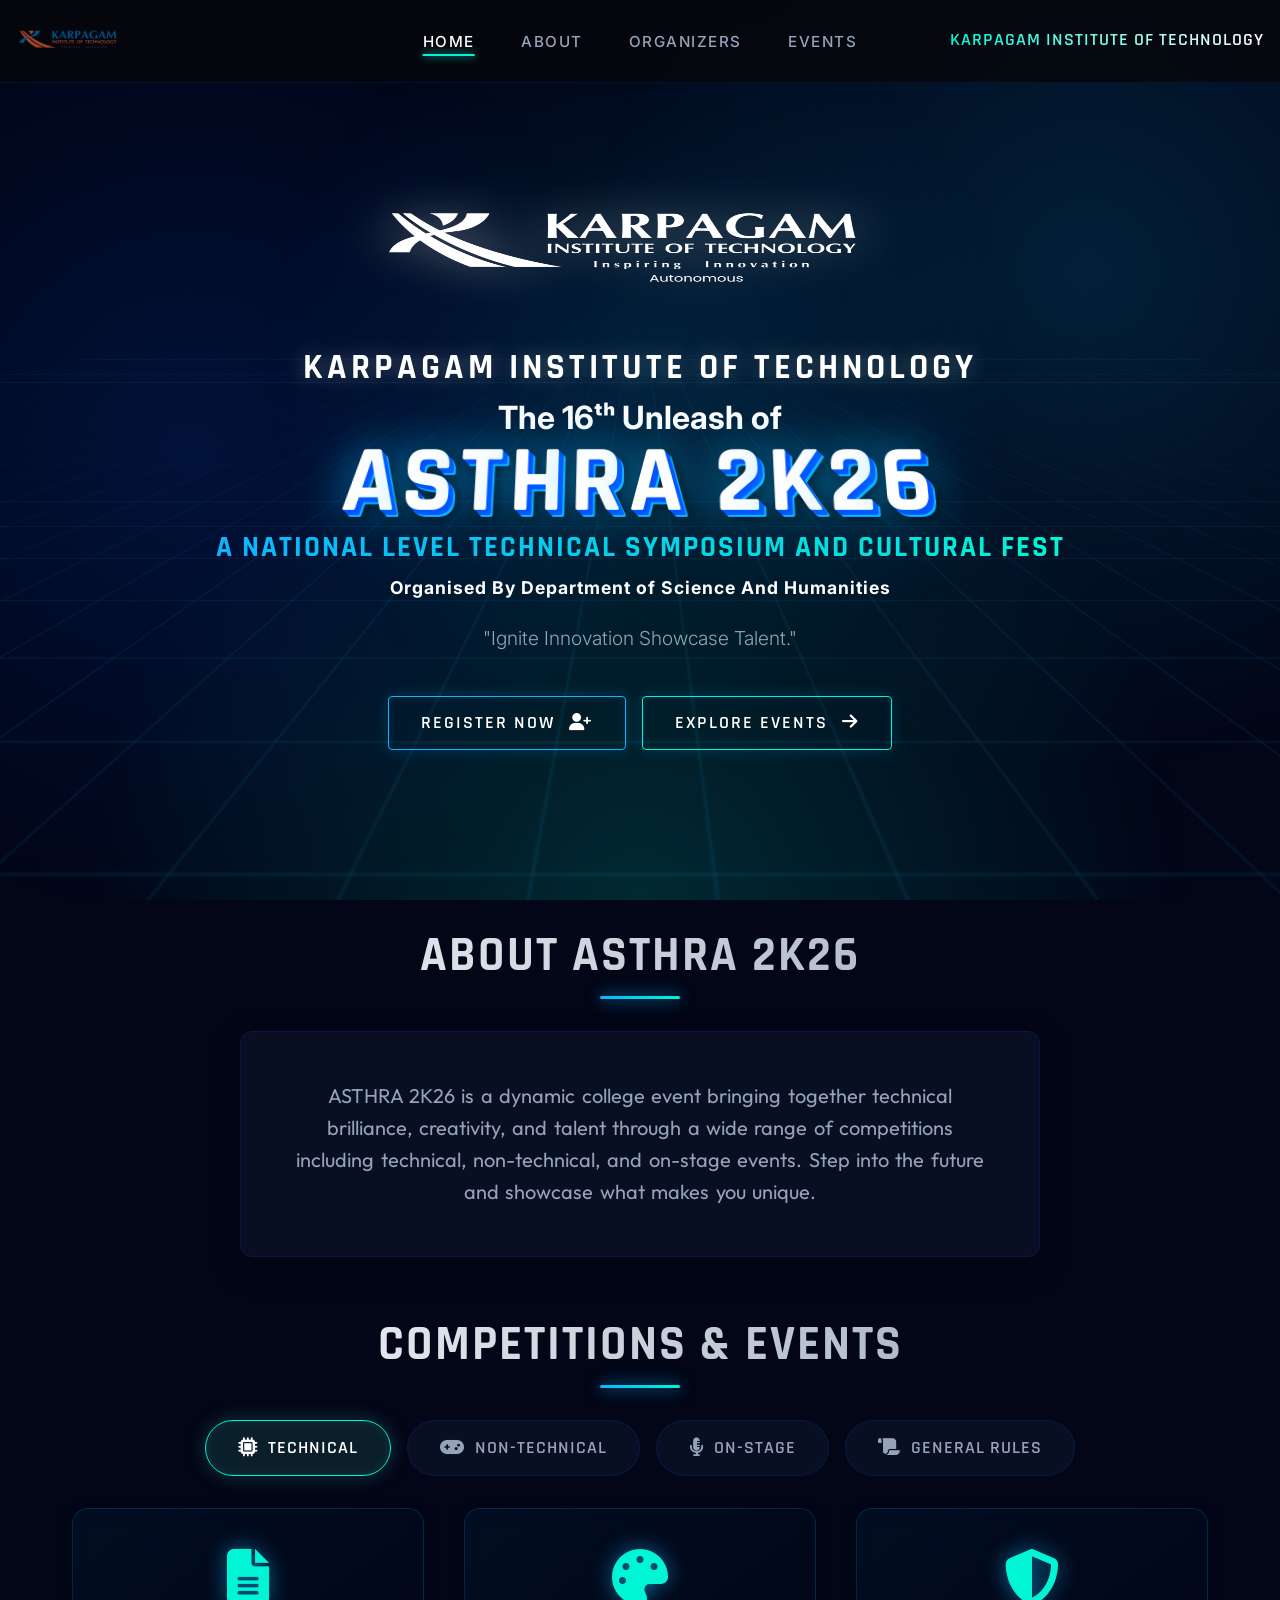
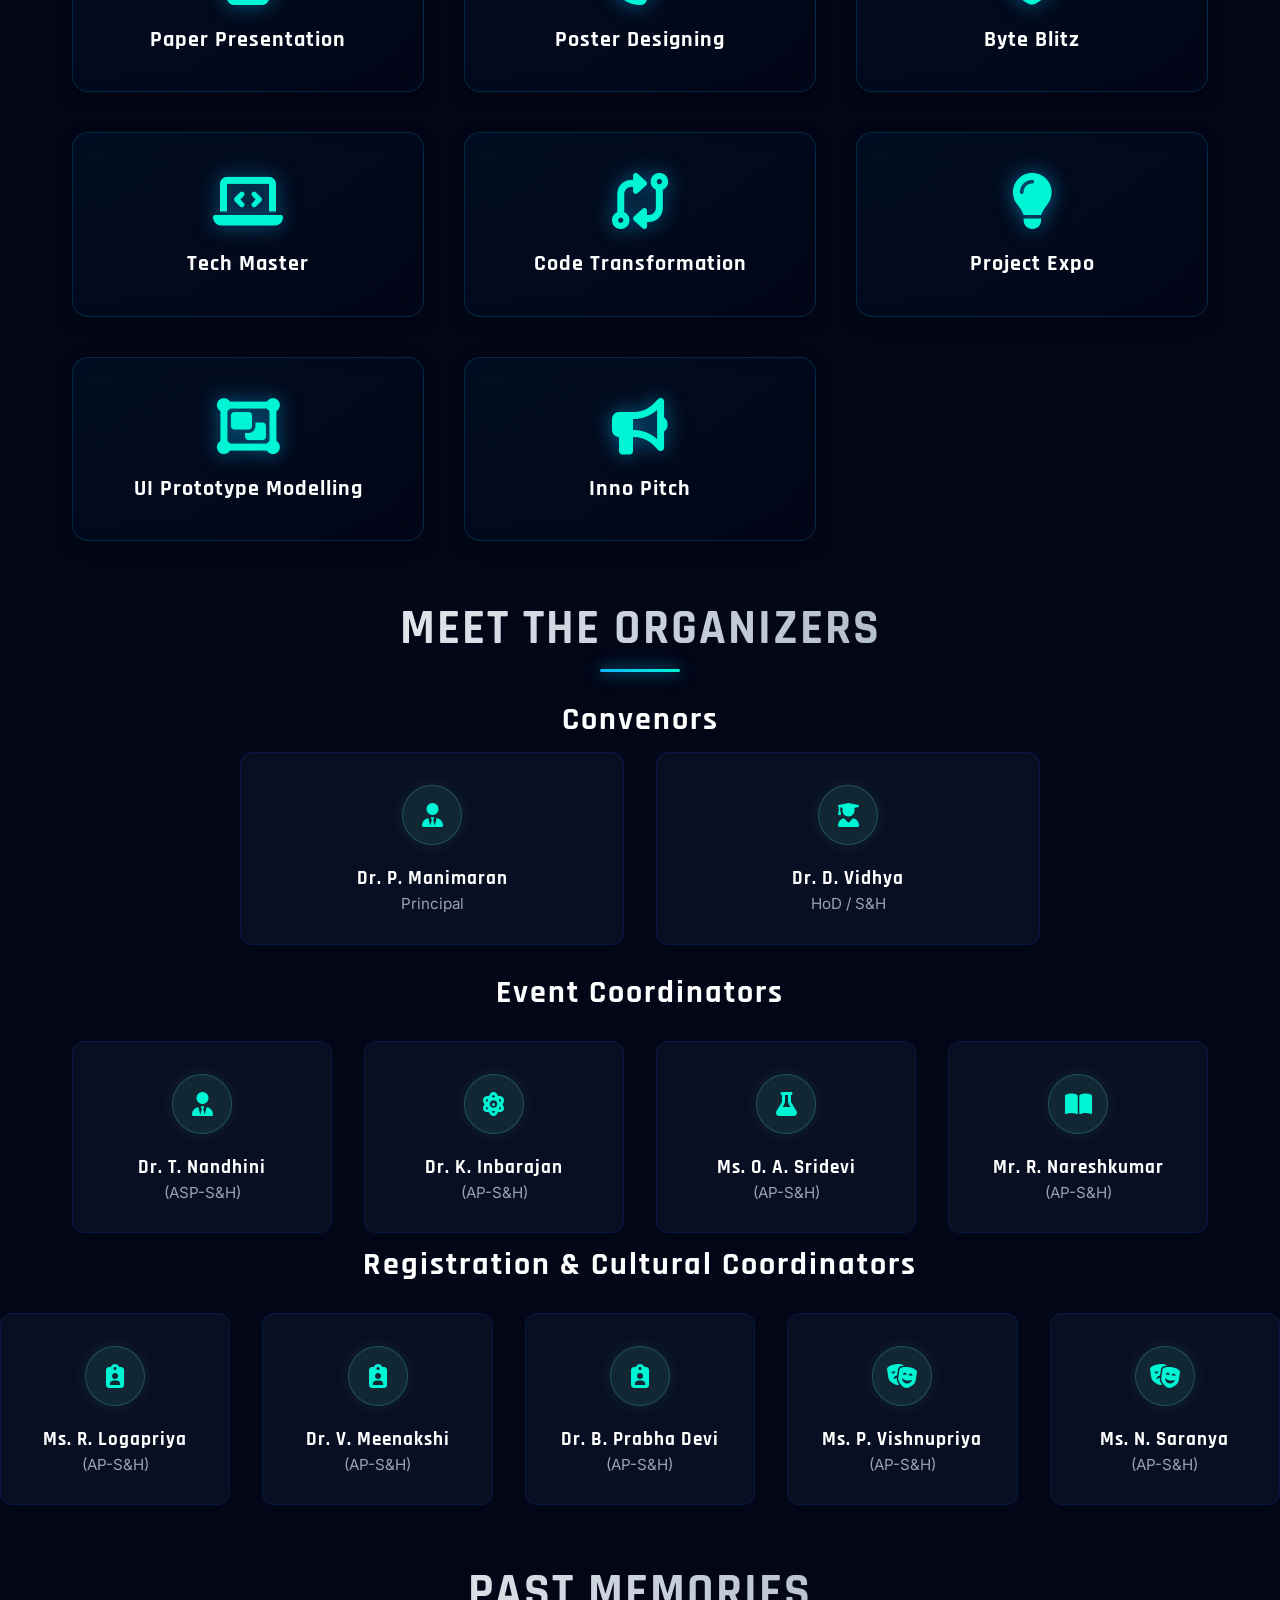
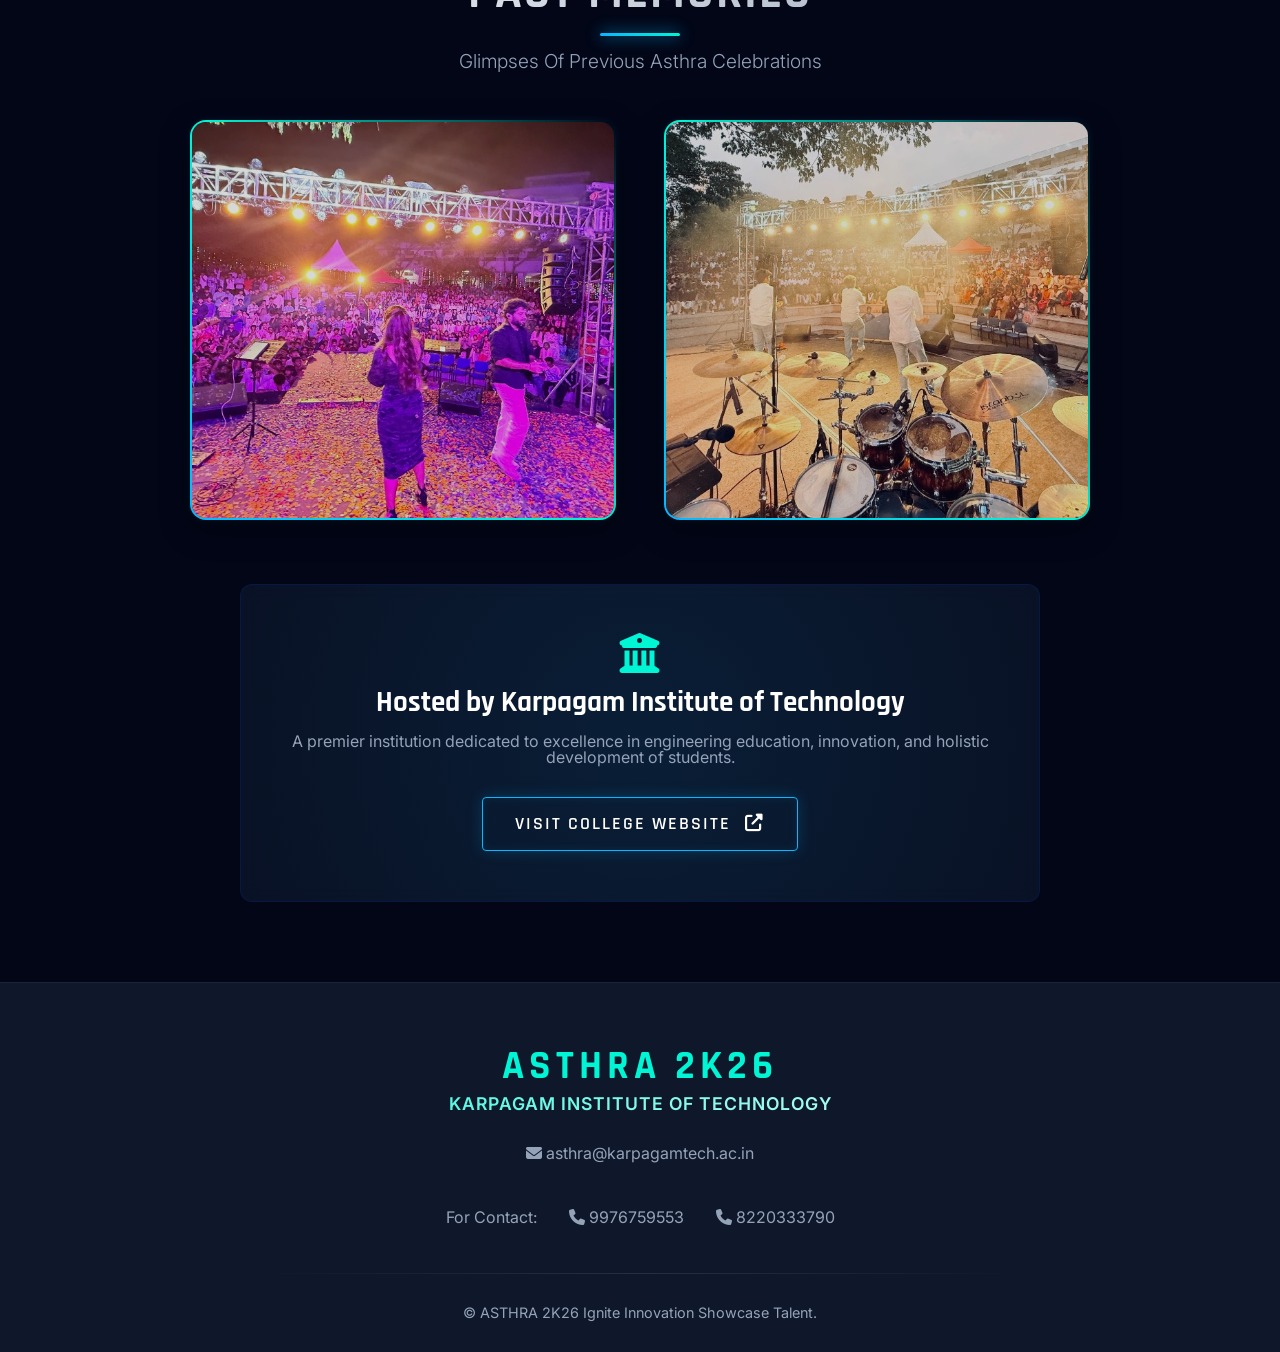
<file: index.html>
<!DOCTYPE html>
<html lang="en">

<head>
    <meta charset="UTF-8">
    <meta name="viewport" content="width=device-width, initial-scale=1.0">
    <title>KITASTHRA 2K26 | Karpagam Institute of Technology</title>
    <meta name="description"
        content="ASTHRA 2K26 is a dynamic college event at Karpagam Institute of Technology bringing together technical brilliance, creativity, and talent.">
    <meta name="keywords" content="kitasthra, asthra 2k26, Karpagam Institute of Technology events, technical symposium, cultural fest, KIT Coimbatore, college events">
    <link rel="canonical" href="https://kitasthra.in/" />
    <!-- Open Graph for Social Media and Search Engines -->
    <meta property="og:title" content="KITASTHRA 2K26 | Karpagam Institute of Technology">
    <meta property="og:description" content="A National Level Technical Symposium and Cultural Fest at Karpagam Institute of Technology. Ignite Innovation Showcase Talent.">
    <meta property="og:url" content="https://kitasthra.in/">
    <meta property="og:type" content="website">
    
    <link rel="stylesheet" href="styles.css">
    <link
        href="https://fonts.googleapis.com/css2?family=Inter:wght@300;400;500;600&family=Rajdhani:wght@500;600;700&family=Outfit:wght@300;400;500;600&display=swap"
        rel="stylesheet">
    <link rel="stylesheet" href="https://cdnjs.cloudflare.com/ajax/libs/font-awesome/6.4.0/css/all.min.css">
</head>

<body>
    <!-- Navigation -->
    <nav class="navbar">
        <div class="nav-container">
            <a href="#home" class="logo">
                <img src="images/kit-logo.png" alt="KIT Logo"
                    style="height: 50px; vertical-align: middle; margin-right: 10px;">
            </a>
            <ul class="nav-links">
                <li><a href="#home">Home</a></li>
                <li><a href="#about">About</a></li>
                <li><a href="#organizers">Organizers</a></li>
                <li><a href="#events">Events</a></li>
            </ul>
            <div class="college-brand">
                <span class="college-name">Karpagam Institute Of Technology</span>
            </div>
            <div class="hamburger">
                <i class="fas fa-bars"></i>
            </div>
        </div>
    </nav>

    <!-- Hero Section -->
    <header id="home" class="hero section-padding">
        <div class="ambient-light"></div>
        <div class="circuit-grid"></div>
        <div class="hero-content">
            <div class="hero-kit-branding">
                <img src="images/kit-logo.png" alt="KIT Logo" class="hero-kit-logo"
                    style="vertical-align: middle;">
                <h4 class="hero-college-name">Karpagam Institute Of Technology</h4>
            </div>
            <h1 class="substitle">The 16ᵗʰ Unleash of </h1>
            <h1 class="glitch-text" data-text="ASTHRA 2K26">ASTHRA 2K26</h1>
            <h2 class="subtitle">A NATIONAL LEVEL TECHNICAL SYMPOSIUM AND CULTURAL FEST</h2>
            <h3 class="subtitles">Organised By Department of Science And Humanities</h3>
            <p class="tagline">"Ignite Innovation Showcase Talent."</p>
            <div style="display: flex; gap: 1rem; justify-content: center; flex-wrap: wrap;">
                <a href="https://forms.zohopublic.in/asthrakarpag1/form/ASTHRA2K26/formperma/FuPnGWZmiCzXFqwLLsJt1KQz-0JhcYwPqV9n-Fkkoc0" target="_blank" rel="noopener noreferrer" class="neon-btn">Register Now <i class="fas fa-user-plus"></i></a>
                <a href="#events" class="neon-btn" style="background: transparent; border: 1px solid var(--primary-cyan);">Explore Events <i class="fas fa-arrow-right"></i></a>
            </div>
        </div>
    </header>

    <!-- About Section -->
    <section id="about" class="about section-padding">
        <div class="container">
            <div class="section-header">
                <h2 class="title">About ASTHRA 2K26</h2>
                <div class="glowing-line"></div>
            </div>
            <p class="about-desc">
                ASTHRA 2K26 is a dynamic college event bringing together technical brilliance, creativity, and talent
                through a wide range of competitions including technical, non-technical, and on-stage events. Step into
                the future and showcase what makes you unique.
            </p>
        </div>
    </section>

    <!-- Events Section -->
    <section id="events" class="events section-padding">
        <div class="container">
            <div class="section-header">
                <h2 class="title">Competitions & Events</h2>
                <div class="glowing-line"></div>
            </div>

            <div class="tab-container">
                <div class="tab-buttons">
                    <button class="tab-btn active" data-tab="technical"><i class="fas fa-microchip"></i>
                        Technical</button>
                    <button class="tab-btn" data-tab="non-technical"><i class="fas fa-gamepad"></i>
                        Non-Technical</button>
                    <button class="tab-btn" data-tab="on-stage"><i class="fas fa-microphone-alt"></i> On-Stage</button>
                    <button class="tab-btn" data-tab="rules"><i class="fas fa-scroll"></i> General Rules</button>
                </div>

                <div class="tab-content">
                    <!-- Technical Events -->
                    <div id="technical" class="tab-pane active">
                        <div class="events-grid">
                            <div class="event-card">
                                <i class="fas fa-file-alt event-icon"></i>
                                <h3>Paper Presentation</h3>
                            </div>
                            <div class="event-card">
                                <i class="fas fa-palette event-icon"></i>
                                <h3>Poster Designing</h3>
                            </div>
                            <div class="event-card">
                                <i class="fas fa-shield-halved event-icon"></i>
                                <h3>Byte Blitz</h3>
                            </div>
                            <div class="event-card">
                                <i class="fas fa-laptop-code event-icon"></i>
                                <h3>Tech Master</h3>
                            </div>
                            <div class="event-card">
                                <i class="fas fa-code-compare event-icon"></i>
                                <h3>Code Transformation</h3>
                            </div>
                            <div class="event-card">
                                <i class="fas fa-lightbulb event-icon"></i>
                                <h3>Project Expo</h3>
                            </div>
                            <div class="event-card">
                                <i class="fas fa-object-group event-icon"></i>
                                <h3>UI Prototype Modelling</h3>
                            </div>
                            <div class="event-card">
                                <i class="fas fa-bullhorn event-icon"></i>
                                <h3>Inno Pitch</h3>
                            </div>
                        </div>
                    </div>

                    <!-- Non-Technical Events -->
                    <div id="non-technical" class="tab-pane">
                        <div class="events-grid">
                            <div class="event-card">
                                <i class="fas fa-video event-icon"></i>
                                <h3>Glitch Groove</h3>
                            </div>
                            <div class="event-card">
                                <i class="fas fa-film event-icon"></i>
                                <h3>Micro Films</h3>
                            </div>
                            <div class="event-card">
                                <i class="fas fa-face-laugh-squint event-icon"></i>
                                <h3>Meme Matrix</h3>
                            </div>
                            <div class="event-card">
                                <i class="fas fa-pen-nib event-icon"></i>
                                <h3>Logo Maestro</h3>
                            </div>
                            <div class="event-card">
                                <i class="fas fa-camera event-icon"></i>
                                <h3>Eco Snap</h3>
                            </div>
                            <div class="event-card">
                                <i class="fas fa-masks-theater event-icon"></i>
                                <h3>Tech Charades</h3>
                            </div>
                            <div class="event-card">
                                <i class="fas fa-brush event-icon"></i>
                                <h3>Artistry</h3>
                            </div>
                            <div class="event-card">
                                <i class="fas fa-bolt event-icon"></i>
                                <h3>Digital Dynamo</h3>
                            </div>
                            <div class="event-card">
                                <i class="fas fa-map-location-dot event-icon"></i>
                                <h3>Treasure Hunt</h3>
                            </div>
                        </div>
                    </div>

                    <!-- On-Stage Events -->
                    <div id="on-stage" class="tab-pane">
                        <div class="events-grid">
                            <div class="event-card">
                                <i class="fas fa-users-viewfinder event-icon"></i>
                                <h3>Group Dance</h3>
                            </div>
                            <div class="event-card">
                                <i class="fas fa-music event-icon"></i>
                                <h3>Singing</h3>
                            </div>
                            <div class="event-card">
                                <i class="fas fa-guitar event-icon"></i>
                                <h3>Instrumentation</h3>
                            </div>
                            <div class="event-card">
                                <i class="fas fa-shoe-prints event-icon"></i>
                                <h3>Fashion Runway</h3>
                            </div>
                            <div class="event-card">
                                <i class="fas fa-star event-icon"></i>
                                <h3>Talentia</h3>
                            </div>
                        </div>
                    </div>

                    <!-- Rules -->
                    <div id="rules" class="tab-pane">
                        <div class="rules-container">
                            <ul class="rules-list">
                                <li><i class="fas fa-ban text-red"></i> Strict adherence to professional standards is
                                    mandatory; inappropriate behavior or content will result in immediate
                                    disqualification.</li>
                                <li><i class="fas fa-gavel text-cyan"></i> The decisions rendered by the judging panel
                                    are final, conclusive, and non-negotiable across all categories.</li>
                                <li><i class="fas fa-stopwatch text-purple"></i> Participants are required to strictly
                                    observe all designated time slots and performance limits.</li>
                                <li><i class="fas fa-toolbox text-blue"></i> Contestants must provide their own
                                    essential materials, including laptops, instruments, or specialized props.</li>
                                <li><i class="fas fa-id-card text-green"></i> A valid institutional ID card must be
                                    presented for verification throughout the duration of the event.</li>
                            </ul>
                        </div>
                    </div>
                </div>
            </div>
        </div>
    </section>

    <!-- Organizers Section -->
    <section id="organizers" class="organizers section-padding">
        <div class="container">
            <div class="section-header">
                <h2 class="title">Meet The Organizers</h2>
                <div class="glowing-line"></div>
            </div>

            <h3 class="role-title">Convenors</h3>
            <div class="cards-grid convenors-grid">
                <div class="neon-card">
                    <div class="icon-wrap"><i class="fas fa-user-tie"></i></div>
                    <h4>Dr. P. Manimaran</h4>
                    <p>Principal</p>
                </div>
                <div class="neon-card">
                    <div class="icon-wrap"><i class="fas fa-user-graduate"></i></div>
                    <h4>Dr. D. Vidhya</h4>
                    <p>HoD / S&H</p>
                </div>
            </div>

            <h3 class="role-title">Event Coordinators</h3>
            <div class="cards-grid row-4">
                <div class="neon-card">
                    <div class="icon-wrap"><i class="fas fa-user-tie"></i></div>
                    <h4>Dr. T. Nandhini</h4>
                    <p>(ASP-S&H)</p>

                </div>
                <div class="neon-card">
                    <div class="icon-wrap"><i class="fas fa-atom"></i></div>
                    <h4>Dr. K. Inbarajan</h4>
                    <p>(AP-S&H)</p>

                </div>
                <div class="neon-card">
                    <div class="icon-wrap"><i class="fas fa-flask"></i></div>
                    <h4>Ms. O. A. Sridevi</h4>
                    <p>(AP-S&H)</p>
                </div>
                <div class="neon-card">
                    <div class="icon-wrap"><i class="fas fa-book-open"></i></div>
                    <h4>Mr. R. Nareshkumar</h4>
                    <p>(AP-S&H)</p>
                </div>
            </div>
        </div>

        <h3 class="role-title" style="margin-top: 1rem;">Registration & Cultural Coordinators</h3>
        <div class="cards-grid row-5">
           
            <div class="neon-card">
                <div class="icon-wrap"><i class="fas fa-clipboard-user"></i></div>
                <h4>Ms. R. Logapriya</h4>
                <p>(AP-S&H)</p>
            </div>
            <div class="neon-card">
                <div class="icon-wrap"><i class="fas fa-clipboard-user"></i></div>
                <h4>Dr. V. Meenakshi</h4>
                <p>(AP-S&H)</p>
            </div>
             <div class="neon-card">
                <div class="icon-wrap"><i class="fas fa-clipboard-user"></i></div>
                <h4>Dr. B. Prabha Devi</h4>
                <p>(AP-S&H)</p>
            </div>
            <div class="neon-card">
                <div class="icon-wrap"><i class="fas fa-masks-theater"></i></div>
                <h4>Ms. P. Vishnupriya</h4>
                <p>(AP-S&H)</p>
            </div>
            <div class="neon-card">
                <div class="icon-wrap"><i class="fas fa-masks-theater"></i></div>
                <h4>Ms. N. Saranya</h4>
                <p>(AP-S&H)</p>
            </div>
        </div>
        </div>
    </section>

    <!-- Photo Gallery & College Info Section -->
    <section id="gallery" class="gallery section-padding">
        <div class="container">
            <div class="section-header">
                <h2 class="title">Past Memories</h2>
                <div class="glowing-line"></div>
                <p class="tagline" style="margin-top: 1.0rem;">Glimpses Of Previous Asthra Celebrations</p>
            </div>

            <div class="gallery-grid">
                <div class="gallery-item">
                    <img src="images/asthra-memory-1.jpg" alt="Asthra Stage Performance">
                    <div class="gallery-overlay"><span>Cultural Performance</span></div>
                </div>
                <div class="gallery-item">
                    <img src="images/asthra-memory-drum-v3.jpg" alt="Asthra Drum Session">
                    <div class="gallery-overlay"><span>Musical Talent</span></div>
                </div>

            </div>

            <div class="college-info-box">
                <i class="fas fa-university text-cyan" style="font-size: 2.5rem; margin-bottom: 1rem;"></i>
                <h3 style="font-family: var(--font-heading); font-size: 1.8rem; margin-bottom: 1rem;">Hosted by Karpagam
                    Institute of Technology</h3>
                <p style="color: var(--text-muted); margin-bottom: 2rem;">A premier institution dedicated to excellence
                    in engineering education, innovation, and holistic development of students.</p>
                <a href="https://karpagamtech.ac.in/" target="_blank" rel="noopener noreferrer" class="neon-btn">Visit
                    College Website <i class="fas fa-external-link-alt"></i></a>
            </div>
        </div>
    </section>

    <!-- Footer Section -->
    <footer class="footer">
        <div class="footer-content">
            <h2 class="footer-title">ASTHRA 2K26</h2>
            <p class="college-name">Karpagam Institute of Technology</p>
            <div class="contact-placeholder">
                <a href="#"><i class="fas fa-envelope"></i> asthra@karpagamtech.ac.in</a>

            </div>
            <div class="contact-placeholder">
                <a href="#">For Contact:</a>
                <a href="#"><i class="fas fa-phone"></i> 9976759553</a>
                <a href="#"><i class="fas fa-phone"></i> 8220333790</a>
            </div>
            <div class="footer-line"></div>
            <p class="copyright">&copy; ASTHRA 2K26 Ignite Innovation Showcase Talent.</p>
        </div>
    </footer>

    <script src="script.js"></script>
</body>

</html>
</file>
<file: styles.css>
:root {
    --bg-dark: #020617;
    --bg-card: rgba(15, 23, 42, 0.6);
    --primary-cyan: #00f5d4;
    --primary-deep-blue: #0055ff;
    --primary-blue: #00bbf9;
    --primary-neon-blue: #0bb5ff;
    --text-main: #ffffff;
    --text-muted: #94a3b8;
    --glass-border: rgba(0, 85, 255, 0.15);
    --font-heading: 'Rajdhani', sans-serif;
    --font-body: 'Inter', sans-serif;
    --transition: all 0.3s ease;
}

* {
    margin: 0;
    padding: 0;
    box-sizing: border-box;
}

html {
    scroll-behavior: smooth;
    scroll-padding-top: 50px;
    /* Accounts for fixed navbar */
}

body {
    background-color: var(--bg-dark);
    color: var(--text-main);
    font-family: var(--font-body);
    overflow-x: hidden;
    line-height: 1.0;
}

body::before {
    content: '';
    position: fixed;
    top: 0;
    left: 0;
    width: 100vw;
    height: 100vh;
    background:
        radial-gradient(circle at 15% 50%, rgba(0, 85, 255, 0.15), transparent 40%),
        radial-gradient(circle at 85% 30%, rgba(11, 181, 255, 0.15), transparent 40%),
        radial-gradient(circle at 50% 100%, rgba(0, 245, 212, 0.15), transparent 50%);
    z-index: -1;
    pointer-events: none;
}

/* Utilities */
.container {
    max-width: 1200px;
    margin: 0 auto;
    padding: 0 2rem;
}

.section-padding {
    padding: 2rem 0;
}

.section-header {
    text-align: center;
    margin-bottom: 2rem;
}

.title {
    font-family: var(--font-heading);
    font-size: 3rem;
    font-weight: 700;
    letter-spacing: 2px;
    text-transform: uppercase;
    margin-bottom: 1rem;
    background: linear-gradient(to right, var(--text-main), var(--text-muted));
    -webkit-background-clip: text;
    background-clip: text;
    -webkit-text-fill-color: transparent;
}

.glowing-line {
    height: 3px;
    width: 80px;
    background: linear-gradient(90deg, var(--primary-neon-blue), var(--primary-cyan));
    margin: 0 auto;
    border-radius: 2px;
    box-shadow: 0 0 15px var(--primary-neon-blue);
}

/* Navbar */
.navbar {
    position: fixed;
    top: 0;
    width: 100%;
    padding: 1.0rem 0;
    background: rgba(7, 7, 11, 0.8);
    backdrop-filter: blur(12px);
    border-bottom: 1px solid var(--glass-border);
    z-index: 1000;
    transition: var(--transition);
}

.nav-container {
    max-width: 1400px;
    /* Increased to allow more room for college name */
    margin: 0 auto;
    padding: 0 1rem;
    display: flex;
    justify-content: space-between;
    align-items: center;
}

.logo img {
    height: 50px;
    width: auto;
    object-fit: contain;
}

.college-brand {
    font-family: var(--font-heading);
    color: var(--text-main);
    text-align: right;
}

.college-name {
    font-size: 1.1rem;
    font-weight: 600;
    letter-spacing: 1.5px;
    text-transform: uppercase;
    background: linear-gradient(90deg, var(--primary-cyan), #fff);
    -webkit-background-clip: text;
    background-clip: text;
    -webkit-text-fill-color: transparent;
}

.nav-links {
    display: flex;
    gap: 2.9rem;
    list-style: none;
    position: absolute;
    left: 50%;
    transform: translateX(-50%);
}

.nav-links a {
    color: var(--text-muted);
    text-decoration: none;
    font-weight: 500;
    font-size: 0.95rem;
    text-transform: uppercase;
    letter-spacing: 1.5px;
    transition: var(--transition);
    position: relative;
}

.nav-links a::after {
    content: '';
    position: absolute;
    bottom: -5px;
    left: 0;
    width: 0;
    height: 2px;
    background: var(--primary-cyan);
    transition: var(--transition);
    box-shadow: 0 0 8px var(--primary-cyan);
}

.nav-links a:hover,
.nav-links a.active {
    color: var(--text-main);
}

.nav-links a:hover::after,
.nav-links a.active::after {
    width: 100%;
}

.hamburger {
    display: none;
    cursor: pointer;
    font-size: 1.5rem;
    color: var(--text-main);
}

/* Hero Section */
.hero {
    height: 100vh;
    display: flex;
    align-items: center;
    justify-content: center;
    text-align: center;
    color: var(--text-main);
    padding-top: 80px;
    position: relative;
    overflow: hidden;
}

.video-bg {
    position: absolute;
    top: 0;
    left: 0;
    width: 100%;
    height: 100%;
    object-fit: cover;
    z-index: -2;
    transform: scale(1.05);
    /* Avoid tiny white borders */
}

.hero-overlay {
    position: absolute;
    top: 0;
    left: 0;
    width: 100%;
    height: 100%;
    background: linear-gradient(to bottom,
            rgba(2, 6, 23, 0.8) 0%,
            rgba(2, 6, 23, 0.4) 50%,
            rgba(2, 6, 23, 0.9) 100%);
    z-index: -1;
}

.ambient-light {
    position: absolute;
    top: 40%;
    left: 50%;
    transform: translate(-50%, -50%);
    width: 60vw;
    height: 60vw;
    max-width: 800px;
    max-height: 800px;
    background: radial-gradient(circle, rgba(11, 181, 255, 0.15) 0%, rgba(14, 165, 233, 0.05) 40%, transparent 70%);
    border-radius: 50%;
    z-index: 0;
    animation: pulseAmbient 5s ease-in-out infinite alternate;
}

@keyframes pulseAmbient {
    0% { transform: translate(-50%, -50%) scale(0.9); opacity: 0.6; }
    100% { transform: translate(-50%, -50%) scale(1.1); opacity: 1; }
}

.circuit-grid {
    position: absolute;
    bottom: -50%;
    left: -50%;
    width: 200%;
    height: 200%;
    background-image:
        linear-gradient(rgba(14, 165, 233, 0.15) 1px, transparent 1px),
        linear-gradient(90deg, rgba(14, 165, 233, 0.15) 1px, transparent 1px);
    background-size: 50px 50px;
    z-index: 0;
    transform: perspective(600px) rotateX(75deg);
    animation: gridMove 10s linear infinite;
    opacity: 0.6;
}

@keyframes gridMove {
    0% { transform: perspective(600px) rotateX(75deg) translateY(0); }
    100% { transform: perspective(600px) rotateX(75deg) translateY(50px); }
}

.hero-content {
    text-align: center;
    position: relative;
    z-index: 8;
}

.hero-kit-branding {
    margin-top: -2rem; /* Removed top margin to lift the white logo */
    margin-bottom: 1rem;
    display: flex;
    flex-direction: column;
    align-items: center;
    gap: 1.5rem;
}

.hero-kit-logo {
    height: 160px; /* Slightly reduced height to fit better but kept broad */
    width: auto;
    filter: brightness(0) invert(1) drop-shadow(0 0 20px rgba(255, 255, 255, 0.4));
    transform: scaleX(1.5); /* Made it even wider as requested */
    animation: glowPulse 3s ease-in-out infinite alternate;
}

@keyframes glowPulse {
    0% { filter: brightness(0) invert(1) drop-shadow(0 0 15px rgba(255, 255, 255, 0.2)); }
    100% { filter: brightness(0) invert(1) drop-shadow(0 0 30px rgba(14, 165, 233, 0.6)); }
}

.hero-college-name {
    font-family: var(--font-heading);
    font-size: 2.2rem;
    font-weight: 800;
    letter-spacing: 4px;
    text-transform: uppercase;
    color: var(--text-main);
    opacity: 1;
    text-shadow: 0 0 20px rgba(255, 255, 255, 0.3);
    width: 100%;
}

.glitch-text {
    font-family: var(--font-heading);
    font-size: 6rem;
    font-weight: 700;
    letter-spacing: 6px;
    margin-bottom: 0.3rem;
    text-transform: uppercase;
    position: relative;
    color: #ffffff;
    text-shadow: 
        1px 1px 0 var(--primary-deep-blue),
        2px 2px 0 var(--primary-deep-blue),
        3px 3px 0 var(--primary-deep-blue),
        4px 4px 0 var(--primary-deep-blue),
        5px 5px 0 var(--primary-deep-blue),
        6px 6px 0 var(--primary-neon-blue),
        7px 7px 0 var(--primary-neon-blue),
        8px 8px 15px rgba(0, 0, 0, 0.8),
        0 0 40px rgba(11, 181, 255, 0.6),
        0 0 80px rgba(11, 181, 255, 0.4);
    transform: perspective(500px) rotateX(10deg);
    display: inline-block;
    animation: textFloat 4s ease-in-out infinite alternate;
}

@keyframes textFloat {
    0% { transform: perspective(500px) rotateX(10deg) translateY(0); }
    100% { transform: perspective(500px) rotateX(10deg) translateY(-10px); }
}

.animate-letter {
    display: inline-block;
    opacity: 0;
    filter: blur(10px);
    transform: translateY(-40px) scale(1.2);
    animation: arrangeLetter 0.7s cubic-bezier(0.175, 0.885, 0.32, 1.275) forwards;
}

@keyframes arrangeLetter {
    0% {
        opacity: 0;
        filter: blur(10px);
        transform: translateY(-40px) scale(1.2);
    }
    100% {
        opacity: 1;
        filter: blur(0px);
        transform: translateY(0) scale(1);
    }
}

.subtitle {
    font-family: var(--font-heading);
    font-size: 1.8rem;
    background: linear-gradient(90deg, var(--primary-neon-blue), var(--primary-cyan));
    -webkit-background-clip: text;
    background-clip: text;
    -webkit-text-fill-color: transparent;
    letter-spacing: 2px;
    text-transform: uppercase;
    margin-bottom: 1.0rem;
}

.subtitles {
    font-family: var(--font-body);
    font-size: 1.1rem;
    color: var(--text-main);
    letter-spacing: 1px;
    margin-bottom: 2rem; /* Adds space before tagline */
}

.tagline {
    font-size: 1.2rem;
    color: var(--text-muted);
    margin-bottom: 3rem;
    font-weight: 300;
}

.neon-btn {
    display: inline-block;
    padding: 1rem 2.0rem;
    font-family: var(--font-heading);
    font-size: 1.1rem;
    font-weight: 600;
    color: var(--text-main);
    text-decoration: none;
    text-transform: uppercase;
    letter-spacing: 2px;
    background: transparent;
    border: 1px solid var(--primary-neon-blue);
    position: relative;
    overflow: hidden;
    transition: var(--transition);
    border-radius: 4px;
    box-shadow: 0 0 15px rgba(11, 181, 255, 0.2), inset 0 0 10px rgba(11, 181, 255, 0.1);
}

.neon-btn::before {
    content: '';
    position: absolute;
    top: 0;
    left: -100%;
    width: 100%;
    height: 100%;
    background: linear-gradient(90deg, transparent, rgba(11, 181, 255, 0.4), transparent);
    transition: var(--transition);
}

.neon-btn:hover {
    box-shadow: 0 0 30px rgba(11, 181, 255, 0.5), inset 0 0 20px rgba(11, 181, 255, 0.3);
    border-color: var(--text-main);
}

.neon-btn:hover::before {
    left: 100%;
    transition: 0.6s;
}

.neon-btn i {
    margin-left: 8px;
    transition: transform 0.3s;
}

.neon-btn:hover i {
    transform: translateX(5px);
}

/* Scroll Indicator */
.scroll-indicator {
    position: absolute;
    bottom: 1rem;
    left: 50%;
    transform: translateX(-50%);
    display: flex;
    flex-direction: column;
    align-items: center;
    gap: 10px;
    z-index: 10;
}

.mouse {
    width: 30px;
    height: 45px;
    border: 2px solid var(--primary-deep-blue);
    border-radius: 15px;
    display: flex;
    justify-content: center;
    padding-top: 8px;
    box-shadow: 0 0 10px rgba(0, 112, 243, 0.4);
}

.wheel {
    width: 4px;
    height: 8px;
    background: var(--text-main);
    border-radius: 2px;
    animation: scroll 1.5s infinite;
}

@keyframes scroll {
    0% {
        transform: translateY(0);
        opacity: 1;
    }

    100% {
        transform: translateY(15px);
        opacity: 0;
    }
}

/* About Section */
.about {
    text-align: center;
    position: relative;
}

.about-desc {
    font-family: 'Outfit', sans-serif;
    font-size: 1.25rem;
    word-spacing: 0.15rem;
    line-height: 1.6;
    color: var(--text-muted);
    max-width: 800px;
    margin: 0 auto;
    background: var(--bg-card);
    padding: 3rem;
    border-radius: 12px;
    border: 1px solid var(--glass-border);
    backdrop-filter: blur(10px);
    box-shadow: 0 10px 30px rgba(0, 0, 0, 0.3);
    position: relative;
}

.about-desc strong {
    color: var(--primary-cyan);
}

/* Organizers Section */
.role-title {
    font-family: var(--font-heading);
    font-size: 2rem;
    color: var(--text-main);
    text-align: center;
    margin: 2rem 0 1.0rem;
    letter-spacing: 2px;
}

.cards-grid {
    display: grid;
    gap: 2rem;
    margin-top: 2rem;
}

.convenors-grid {
    grid-template-columns: repeat(2, 1fr);
    max-width: 800px;
    margin: 0 auto;
}

.row-4 {
    grid-template-columns: repeat(4, 1fr);
}

.row-5 {
    grid-template-columns: repeat(5, 1fr);
}

.neon-card {
    background: var(--bg-card);
    border: 1px solid var(--glass-border);
    border-radius: 12px;
    padding: 2.0rem 1.0rem;
    text-align: center;
    transition: var(--transition);
    backdrop-filter: blur(10px);
    position: relative;
    overflow: hidden;
}

.neon-card::before {
    content: '';
    position: absolute;
    top: 0;
    left: 0;
    width: 100%;
    height: 3px;
    background: linear-gradient(90deg, var(--primary-neon-blue), var(--primary-cyan));
    transform: scaleX(0);
    transform-origin: left;
    transition: transform 0.4s ease;
}

.neon-card:hover {
    transform: translateY(-5px);
    box-shadow: 0 15px 30px rgba(0, 0, 0, 0.4), 0 0 20px rgba(0, 112, 243, 0.15);
    border-color: rgba(255, 255, 255, 0.15);
}

.neon-card:hover::before {
    transform: scaleX(1);
}

.icon-wrap {
    width: 60px;
    height: 60px;
    margin: 0 auto 1.5rem;
    background: rgba(100, 255, 218, 0.1);
    border-radius: 50%;
    display: flex;
    align-items: center;
    justify-content: center;
    font-size: 1.5rem;
    color: var(--primary-cyan);
    border: 1px solid rgba(100, 255, 218, 0.2);
    box-shadow: 0 0 15px rgba(100, 255, 218, 0.1);
    transition: var(--transition);
}

.neon-card:hover .icon-wrap {
    background: rgba(0, 112, 243, 0.2);
    color: var(--text-main);
    border-color: var(--primary-deep-blue);
    box-shadow: 0 0 25px rgba(0, 112, 243, 0.4);
}

.neon-card h4 {
    font-size: 1.2rem;
    margin-bottom: 0.5rem;
    font-family: var(--font-heading);
    letter-spacing: 1px;
}

.neon-card p {
    color: var(--text-muted);
    font-size: 0.95rem;
}

/* Events Section */
.tab-buttons {
    display: flex;
    justify-content: center;
    gap: 1rem;
    flex-wrap: wrap;
    margin-bottom: 2rem;
}

.tab-btn {
    background: var(--bg-card);
    border: 1px solid var(--glass-border);
    padding: 1rem 2rem;
    border-radius: 30px;
    color: var(--text-muted);
    font-family: var(--font-heading);
    font-size: 1.1rem;
    font-weight: 600;
    text-transform: uppercase;
    letter-spacing: 1px;
    cursor: pointer;
    transition: var(--transition);
    display: flex;
    align-items: center;
    gap: 10px;
}

.tab-btn i {
    font-size: 1.2rem;
}

.tab-btn:hover {
    color: var(--text-main);
    border-color: rgba(255, 255, 255, 0.2);
}

.tab-btn.active {
    background: rgba(100, 255, 218, 0.1);
    color: var(--text-main);
    border-color: var(--primary-cyan);
    box-shadow: 0 0 20px rgba(100, 255, 218, 0.2), inset 0 0 10px rgba(100, 255, 218, 0.1);
}

.tab-pane {
    display: none;
    animation: fadeIn 0.5s ease-in-out;
}

.tab-pane.active {
    display: block;
}

@keyframes fadeIn {
    from {
        opacity: 0;
        transform: translateY(10px);
    }

    to {
        opacity: 1;
        transform: translateY(0);
    }
}

.events-grid {
    display: grid;
    grid-template-columns: repeat(auto-fill, minmax(280px, 1fr));
    gap: 2.5rem;
}

.event-card {
    background: linear-gradient(145deg, rgba(14, 165, 233, 0.05) 0%, rgba(2, 6, 23, 0.8) 100%);
    border: 1px solid rgba(14, 165, 233, 0.2);
    border-radius: 16px;
    padding: 2.5rem 2rem;
    transition: all 0.4s cubic-bezier(0.175, 0.885, 0.32, 1.275);
    position: relative;
    overflow: hidden;
    backdrop-filter: blur(12px);
    cursor: pointer;
    box-shadow: inset 0 0 20px rgba(11, 181, 255, 0.02), 0 5px 15px rgba(0, 0, 0, 0.3);
    display: flex;
    flex-direction: column;
    align-items: center;
    text-align: center;
}

.event-card::before {
    content: '';
    position: absolute;
    top: 0; left: -100%;
    width: 50%; height: 100%;
    background: linear-gradient(90deg, transparent, rgba(14, 165, 233, 0.2), transparent);
    transform: skewX(-20deg);
    transition: all 0.7s ease;
}

.event-card:hover::before {
    left: 150%;
}

.event-card:hover {
    transform: translateY(-10px) scale(1.03);
    border-color: rgba(11, 181, 255, 0.6);
    box-shadow: inset 0 0 20px rgba(11, 181, 255, 0.1), 0 15px 30px rgba(0, 0, 0, 0.5), 0 0 20px rgba(11, 181, 255, 0.2);
}

.event-icon {
    font-size: 3.5rem;
    color: var(--primary-cyan);
    margin-bottom: 1.5rem;
    display: inline-block;
    filter: drop-shadow(0 0 10px rgba(14, 165, 233, 0.6));
    transition: transform 0.4s cubic-bezier(0.175, 0.885, 0.32, 1.275), filter 0.4s, color 0.4s;
}

.event-card:hover .event-icon {
    transform: scale(1.2) translateY(-5px);
    filter: drop-shadow(0 0 25px rgba(11, 181, 255, 0.9));
    color: var(--primary-neon-blue);
}

.event-card h3 {
    font-family: var(--font-heading);
    font-size: 1.4rem;
    margin-bottom: 0;
    letter-spacing: 1px;
    color: var(--text-main);
    transition: color 0.3s, text-shadow 0.3s;
}

.event-card:hover h3 {
    color: var(--primary-cyan);
    text-shadow: 0 0 10px rgba(11, 181, 255, 0.4);
}

.event-card p {
    color: var(--text-muted);
    font-size: 0.95rem;
}

.event-card ul {
    list-style: none;
    color: var(--text-muted);
    font-size: 0.95rem;
}

.event-card ul li {
    margin-bottom: 0.5rem;
    position: relative;
    padding-left: 1.5rem;
}

.event-card ul li::before {
    content: '▹';
    position: absolute;
    left: 0;
    color: var(--primary-cyan);
    font-weight: bold;
}

/* Rules Tab */
.rules-container {
    max-width: 800px;
    margin: 0 auto;
    background: var(--bg-card);
    border: 1px solid var(--glass-border);
    border-radius: 12px;
    padding: 3rem;
}

.rules-list {
    list-style: none;
}

.rules-list li {
    padding: 1rem 0;
    border-bottom: 1px solid rgba(255, 255, 255, 0.05);
    display: flex;
    align-items: center;
    gap: 1.5rem;
    font-size: 1.1rem;
    color: var(--text-muted);
}

.rules-list li:last-child {
    border-bottom: none;
}

.rules-list li i {
    font-size: 1.5rem;
    width: 30px;
    text-align: center;
}

.text-red {
    color: var(--primary-blue);
}

.text-cyan {
    color: var(--primary-cyan);
}

.text-purple {
    color: var(--primary-deep-blue);
}

.text-blue {
    color: var(--primary-blue);
}

.text-green {
    color: #00FF66;
}

/* Footer */
.footer {
    background: #0f172a;
    padding: 4rem 0 2rem;
    text-align: center;
    border-top: 1px solid rgba(255, 255, 255, 0.05);
}

.footer-title {
    font-family: var(--font-heading);
    font-size: 2.5rem;
    letter-spacing: 5px;
    color: var(--primary-cyan);
    margin-bottom: 0.5rem;
}

.college-name {
    font-size: 1.1rem;
    color: var(--text-main);
    margin-bottom: 2rem;
    letter-spacing: 1px;
}

.contact-placeholder {
    display: flex;
    justify-content: center;
    gap: 2rem;
    margin-bottom: 3rem;
}

.contact-placeholder a {
    color: var(--text-muted);
    text-decoration: none;
    transition: var(--transition);
}

.contact-placeholder a:hover {
    color: var(--primary-cyan);
}

.footer-line {
    height: 1px;
    width: 60%;
    margin: 0 auto 2rem;
    background: linear-gradient(90deg, transparent, rgba(255, 255, 255, 0.1), transparent);
}

.copyright {
    color: var(--text-muted);
    font-size: 0.9rem;
}

/* =========================================
   Photo Gallery & College Info
   ========================================= */
.gallery {
    background: var(--bg-main);
    padding-bottom: 5rem;
}

.gallery-grid {
    display: grid;
    grid-template-columns: repeat(auto-fit, minmax(300px, 1fr));
    gap: 3rem;
    margin: 0 auto 4rem;
    max-width: 900px; /* Constrains total width to center the 2 large items nicely */
}

.gallery-item {
    position: relative;
    border-radius: 16px;
    overflow: hidden;
    height: 400px;
    border: 2px solid transparent; /* Glowing border setup */
    background: linear-gradient(var(--bg-card), var(--bg-card)) padding-box,
                linear-gradient(45deg, var(--primary-neon-blue), var(--primary-cyan), transparent) border-box;
    cursor: pointer;
    box-shadow: 0 10px 30px rgba(0, 0, 0, 0.4), 0 0 10px rgba(14, 165, 233, 0.1);
    transition: all 0.5s cubic-bezier(0.175, 0.885, 0.32, 1.275);
}

.gallery-item img {
    width: 100%;
    height: 100%;
    object-fit: cover;
    transition: transform 0.6s ease, filter 0.5s ease;
    filter: brightness(0.85); /* Darker normal state */
}

.gallery-overlay {
    position: absolute;
    bottom: 0;
    left: 0;
    top: auto;
    width: 100%;
    height: 50%; /* Gradient goes up halfway */
    background: linear-gradient(to top, rgba(7, 7, 11, 0.95), transparent);
    display: flex;
    justify-content: center;
    align-items: flex-end;
    padding-bottom: 30px;
    opacity: 1; 
    transform: translateY(100%);
    transition: transform 0.4s cubic-bezier(0.175, 0.885, 0.32, 1.275);
}

.gallery-overlay span {
    color: #fff;
    font-family: var(--font-heading);
    font-size: 1.6rem;
    font-weight: 600;
    letter-spacing: 1px;
    text-shadow: 0 2px 10px rgba(0, 0, 0, 0.8), 0 0 15px rgba(14, 165, 233, 0.6);
}

.gallery-item:hover {
    transform: translateY(-15px) scale(1.02);
    box-shadow: 0 25px 50px rgba(0, 0, 0, 0.7), 0 0 30px rgba(14, 165, 233, 0.3);
}

.gallery-item:hover img {
    transform: scale(1.1) rotate(2deg);
    filter: brightness(1.1);
}

.gallery-item:hover .gallery-overlay {
    transform: translateY(0);
}

.college-info-box {
    background: var(--bg-card);
    border: 1px solid var(--glass-border);
    border-radius: 12px;
    padding: 3rem;
    text-align: center;
    margin: 0 auto;
    max-width: 800px;
    position: relative;
    overflow: hidden;
    backdrop-filter: blur(10px);
}

.college-info-box::before {
    content: '';
    position: absolute;
    top: -50%;
    left: -50%;
    width: 200%;
    height: 200%;
    background: radial-gradient(circle, rgba(14, 165, 233, 0.1) 0%, transparent 60%);
    z-index: -1;
}

/* Responsive Design */
@media (max-width: 992px) {
    .convenors-grid {
        grid-template-columns: 1fr;
        max-width: 400px;
    }

    .row-4, .row-5 {
        grid-template-columns: repeat(2, 1fr);
        /* Hero adjustments for tablets */
        .hero {
            height: auto;
            min-height: 80vh;
            padding-top: 80px;
        }
        .glitch-text {
            font-size: 5rem;
        }
        .subtitle {
            font-size: 1.5rem;
        }
        .neon-btn {
            padding: 0.8rem 2rem;
            font-size: 1rem;
        }
    }
}

@media (max-width: 768px) {
    .hamburger {
        display: block;
    }

    .college-brand {
        display: none;
    }

    .nav-links {
        position: absolute;
        top: 100%;
        left: 0;
        width: 100%;
        background: rgba(7, 7, 11, 0.95);
        backdrop-filter: blur(10px);
        flex-direction: column;
        align-items: center;
        padding: 2rem 0;
        gap: 1.5rem;
        transform: translate(0, -10px);
        /* Reset translateX for mobile */
        opacity: 0;
        visibility: hidden;
        transition: var(--transition);
        border-bottom: 1px solid var(--glass-border);
    }

    .nav-links.active {
        transform: translateY(0);
        opacity: 1;
        visibility: visible;
    }

    .hero-kit-logo {
        height: 100px;
        transform: scaleX(1.2);
    }

    .hero-college-name {
        font-size: 1.4rem;
        letter-spacing: 2px;
    }

    .glitch-text {
        font-size: 3.5rem;
        letter-spacing: 3px;
    }

    .subtitle {
        font-size: 1.1rem;
        letter-spacing: 2px;
    }

    .tab-buttons {
        flex-direction: column;
        align-items: center;
    }

    .tab-btn {
        width: 100%;
        max-width: 300px;
        justify-content: center;
    }

    .row-4, .row-5 {
        grid-template-columns: 1fr;
        max-width: 400px;
        margin: 2rem auto 0;
    }

    .rules-list li {
        flex-direction: column;
        text-align: center;
        gap: 0.5rem;
    }
}

@media (max-width: 480px) {
    .container {
        padding: 0 1rem;
    }

    .section-padding {
        padding: 1.5rem 0;
    }

    .section-header {
        margin-bottom: 2rem;
    }

    .title {
        font-size: 1.8rem;
    }

    .hero {
        padding-top: 20px;
    }

    .hero-kit-logo {
        height: auto;
        width: 90%;
        max-width: 250px;
        transform: none;
        margin-bottom: 0.3rem;
    }

    .hero-college-name {
        font-size: 1rem;
        letter-spacing: 1px;
        line-height: 1.3;
    }

    .substitle {
        font-size: 1.2rem;
        margin-bottom: 0.5rem;
    }

    .glitch-text {
        font-size: 2.2rem;
        letter-spacing: 1px;
    }

    .subtitle {
        font-size: 0.9rem;
        letter-spacing: 1px;
        line-height: 1.3;
    }

    .subtitles {
        font-size: 0.85rem;
        line-height: 1.3;
        margin-bottom: 1rem;
    }

    .tagline {
        font-size: 0.95rem;
        margin-bottom: 2rem;
    }

    .neon-btn {
        padding: 0.8rem 1.5rem;
        font-size: 0.9rem;
    }

    .about-desc {
        padding: 1.5rem;
        font-size: 1rem;
    }

    .neon-card, .event-card, .college-info-box {
        padding: 1.5rem 1rem;
    }

    .footer {
        padding: 3rem 0 1.5rem;
    }

    .footer-title {
        font-size: 1.8rem;
    }

    .contact-placeholder {
        flex-direction: column;
        gap: 1rem;
        margin-bottom: 2rem;
    }
}
</file>
